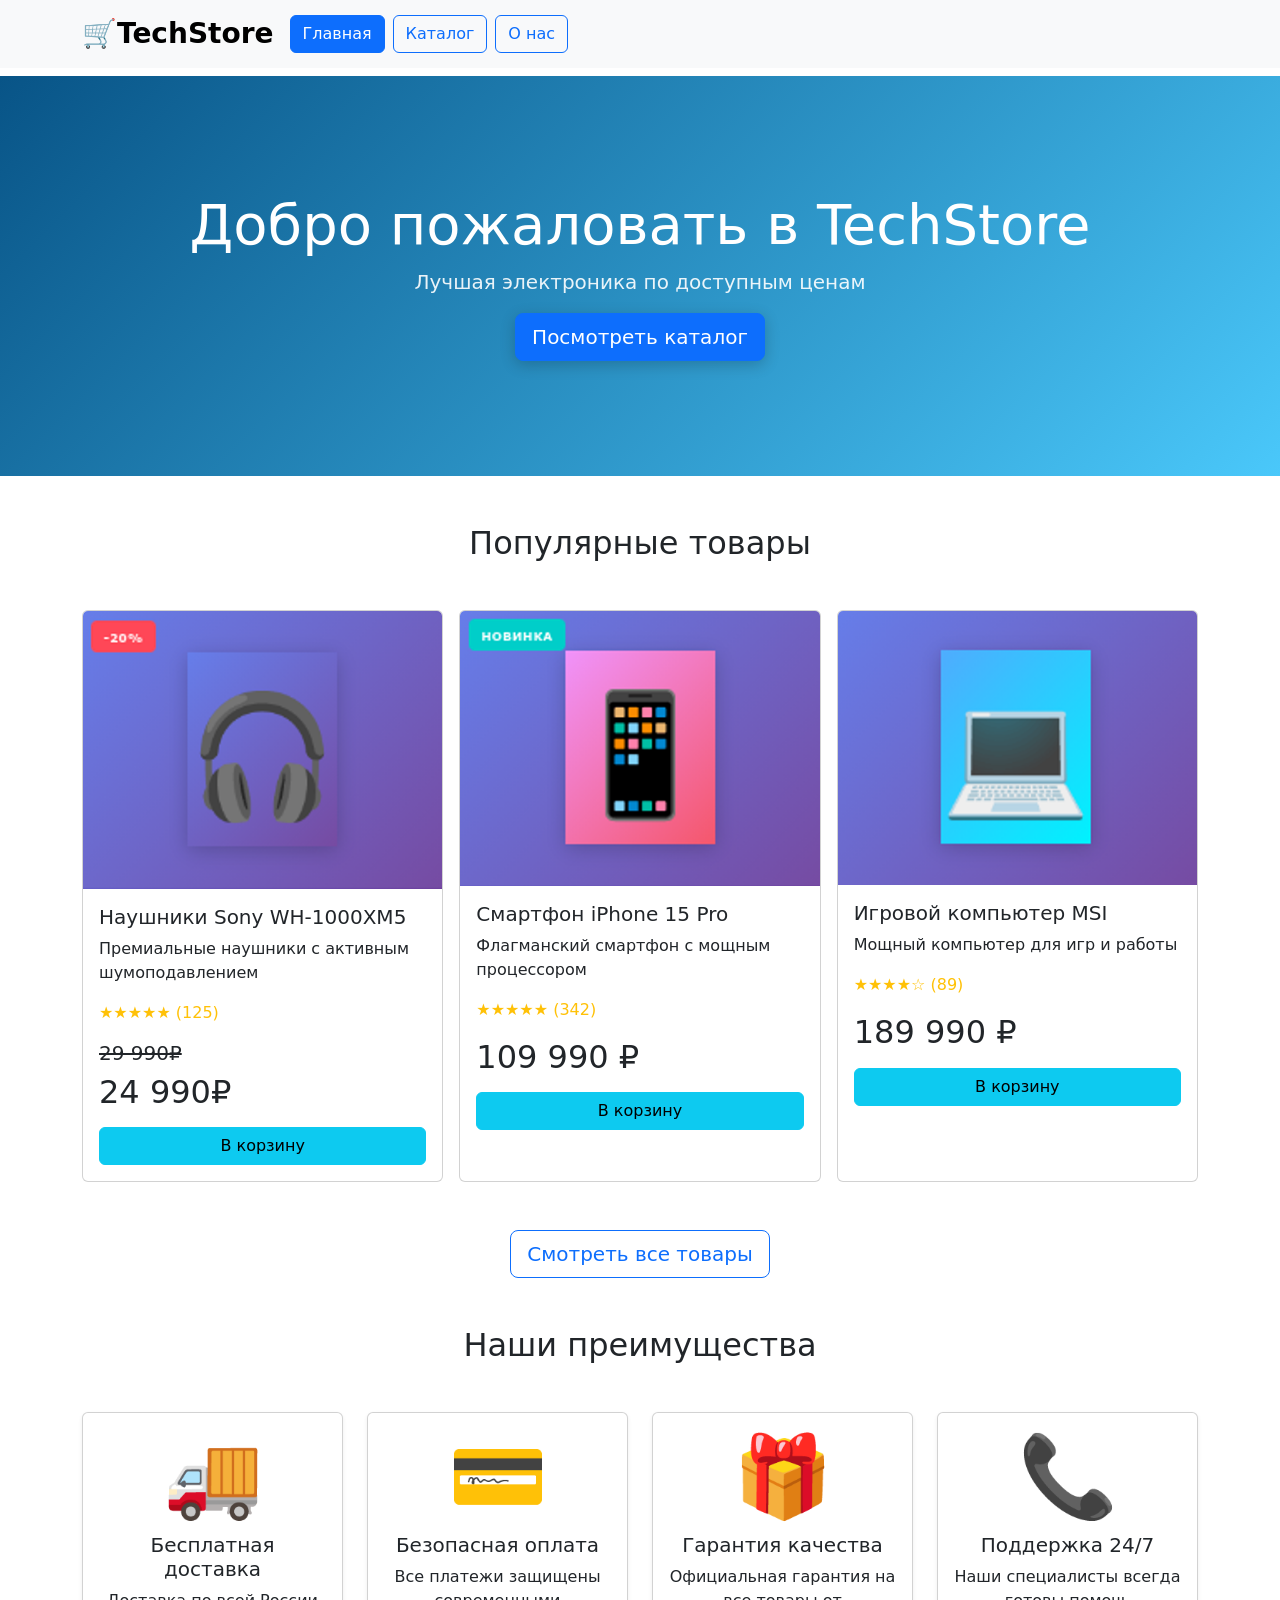
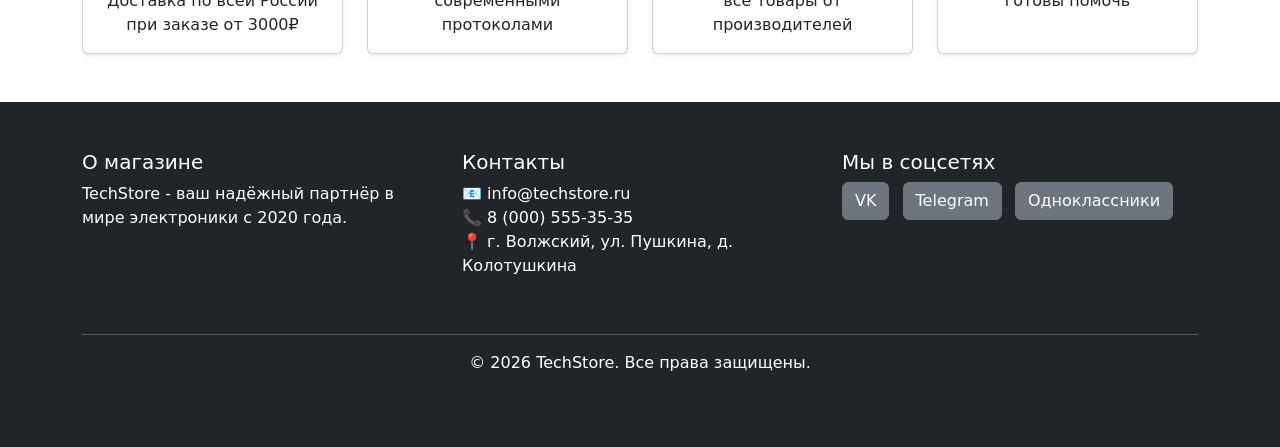
<file: index.html>
<!doctype html>
<html lang="ru">
<head>
    <meta charset="UTF-8"/>
    <meta name="viewport" content="width=device-width, initial-scale=1.0"/>
    <title>Lab 14-16 - Chaykalak</title>
    
    <link
        href="https://cdn.jsdelivr.net/npm/bootstrap@5.3.8/dist/css/bootstrap.min.css"
        rel="stylesheet"
        integrity="sha384-sRIl4kxILFvY47J16cr9ZwB07vP4J8+LH7qKQnuqkuIAvNWLzeN8tE5YBujZqJLB"
        crossorigin="anonymous"
    />
    
    <link rel="stylesheet" href="style.css"/>
</head>
<body>

<!-- Навигационная панель -->
<nav class="navbar navbar-expand-lg navbar-light bg-light fixed-top">
    <div class="container">
        <a class="navbar-brand fs-3 fw-bold" href="index.html">🛒TechStore</a>
        
        <button class="navbar-toggler" type="button" data-bs-toggle="collapse" data-bs-target="#navbarNav">
            <span class="navbar-toggler-icon"></span>
        </button>
        
        <div class="collapse navbar-collapse" id="navbarNav">
            <ul class="navbar-nav">
                <li class="nav-item">
                    <a class="btn btn-primary me-2" href="index.html" role="button">Главная</a>
                </li>
                <li class="nav-item">
                    <a class="btn btn-outline-primary me-2" href="catalog.html" role="button">Каталог</a>
                </li>
                <li class="nav-item">
                    <a class="btn btn-outline-primary" href="about.html" role="button">О нас</a>
                </li>
            </ul>
        </div>
    </div>
</nav>

<!-- Отступ для фиксированной шапки -->
<div style="height: 76px;"></div>

<!-- Hero секция -->
<div class="container-fluid py-5" id="home">
    <div class="container text-center">
        <h1 class="display-4">Добро пожаловать в TechStore</h1>
        <p class="lead">Лучшая электроника по доступным ценам</p>
        <a href="catalog.html" class="btn btn-primary btn-lg">Посмотреть каталог</a>
    </div>
</div>

<!-- Секция с популярными товарами -->
<div class="container my-5">
    <h2 class="text-center mb-5">Популярные товары</h2>
    <div class="row g-3">
        <!-- Товар 1: Наушники -->
        <div class="col-md-6 col-lg-4">
            <div class="card h-100">
                <img src="img/products/наушники.png" class="card-img-top" alt="Наушники Sony"/>
                <div class="card-body">
                    <h5 class="card-title">Наушники Sony WH-1000XM5</h5>
                    <p class="card-text">Премиальные наушники с активным шумоподавлением</p>
                    <p class="text-warning">★★★★★ (125)</p>
                    <h5><s>29 990₽</s></h5>
                    <h2>24 990₽</h2>
                    <div class="d-grid gap-2 mt-3">
                        <button type="button" class="btn btn-info">В корзину</button>
                    </div>
                </div>
            </div>
        </div>
        
        <!-- Товар 2: Телефон -->
        <div class="col-md-6 col-lg-4">
            <div class="card h-100">
                <img src="img/products/телефон.png" class="card-img-top" alt="Смартфон"/>
                <div class="card-body">
                    <h5 class="card-title">Смартфон iPhone 15 Pro</h5>
                    <p class="card-text">Флагманский смартфон с мощным процессором</p>
                    <p class="text-warning">★★★★★ (342)</p>
                    <h2>109 990 ₽</h2>
                    <div class="d-grid gap-2 mt-3">
                        <button type="button" class="btn btn-info">В корзину</button>
                    </div>
                </div>
            </div>
        </div>
        
        <!-- Товар 3: Компьютер -->
        <div class="col-md-6 col-lg-4">
            <div class="card h-100">
                <img src="img/products/комп.png" class="card-img-top" alt="Игровой компьютер"/>
                <div class="card-body">
                    <h5 class="card-title">Игровой компьютер MSI</h5>
                    <p class="card-text">Мощный компьютер для игр и работы</p>
                    <p class="text-warning">★★★★☆ (89)</p>
                    <h2>189 990 ₽</h2>
                    <div class="d-grid gap-2 mt-3">
                        <button type="button" class="btn btn-info">В корзину</button>
                    </div>
                </div>
            </div>
        </div>
    </div>
</div>

<!-- Кнопка "Смотреть все товары" -->
<div class="text-center mb-5">
    <a href="catalog.html" class="btn btn-outline-primary btn-lg">Смотреть все товары</a>
</div>

<!-- Секция с карточками преимуществ -->
<div class="container my-5">
    <h2 class="text-center mb-5">Наши преимущества</h2>
    <div class="row g-4">
        <div class="col-12 col-md-6 col-lg-3">
            <div class="card h-100 shadow-sm">
                <div class="card-body text-center">
                    <h1 class="display-1">🚚</h1>
                    <h5 class="card-title">Бесплатная доставка</h5>
                    <p class="card-text">Доставка по всей России при заказе от 3000₽</p>
                </div>
            </div>
        </div>
        
        <div class="col-12 col-md-6 col-lg-3">
            <div class="card h-100 shadow-sm">
                <div class="card-body text-center">
                    <h1 class="display-1">💳</h1>
                    <h5 class="card-title">Безопасная оплата</h5>
                    <p class="card-text">Все платежи защищены современными протоколами</p>
                </div>
            </div>
        </div>
        
        <div class="col-12 col-md-6 col-lg-3">
            <div class="card h-100 shadow-sm">
                <div class="card-body text-center">
                    <h1 class="display-1">🎁</h1>
                    <h5 class="card-title">Гарантия качества</h5>
                    <p class="card-text">Официальная гарантия на все товары от производителей</p>
                </div>
            </div>
        </div>
        
        <div class="col-12 col-md-6 col-lg-3">
            <div class="card h-100 shadow-sm">
                <div class="card-body text-center">
                    <h1 class="display-1">📞</h1>
                    <h5 class="card-title">Поддержка 24/7</h5>
                    <p class="card-text">Наши специалисты всегда готовы помочь</p>
                </div>
            </div>
        </div>
    </div>
</div>

<!-- Футер -->
<footer class="bg-dark text-white py-5 mt-5">
    <div class="container">
        <div class="row">
            <div class="col-md-4 mb-4">
                <h5>О магазине</h5>
                <p>TechStore - ваш надёжный партнёр в мире электроники с 2020 года.</p>
            </div>
            <div class="col-md-4 mb-4">
                <h5>Контакты</h5>
                <ul class="list-unstyled">
                    <li>📧 info@techstore.ru</li>
                    <li>📞 8 (000) 555-35-35</li>
                    <li>📍 г. Волжский, ул. Пушкина, д. Колотушкина</li>
                </ul>
            </div>
            <div class="col-md-4 mb-4">
                <h5>Мы в соцсетях</h5>
                <button type="button" class="btn btn-secondary me-2">VK</button>
                <button type="button" class="btn btn-secondary me-2">Telegram</button>
                <button type="button" class="btn btn-secondary">Одноклассники</button>
            </div>
        </div>
        <hr class="bg-secondary"/>
        <div class="text-center mt-3">
            <p class="mb-0">&copy; 2026 TechStore. Все права защищены.</p>
            <p class="mb-0 text-muted">Создано с помощью Bootstrap 5</p>
        </div>
    </div>
</footer>

<script
    src="https://cdn.jsdelivr.net/npm/bootstrap@5.3.8/dist/js/bootstrap.bundle.min.js"
    integrity="sha384-sRIl4kxILFvY47J16cr9ZwB07vP4J8+LH7qKQnuqkuIAvNWLzeN8tE5YBujZqJLB"
    crossorigin="anonymous">
</script>
</body>

</html>
</file>
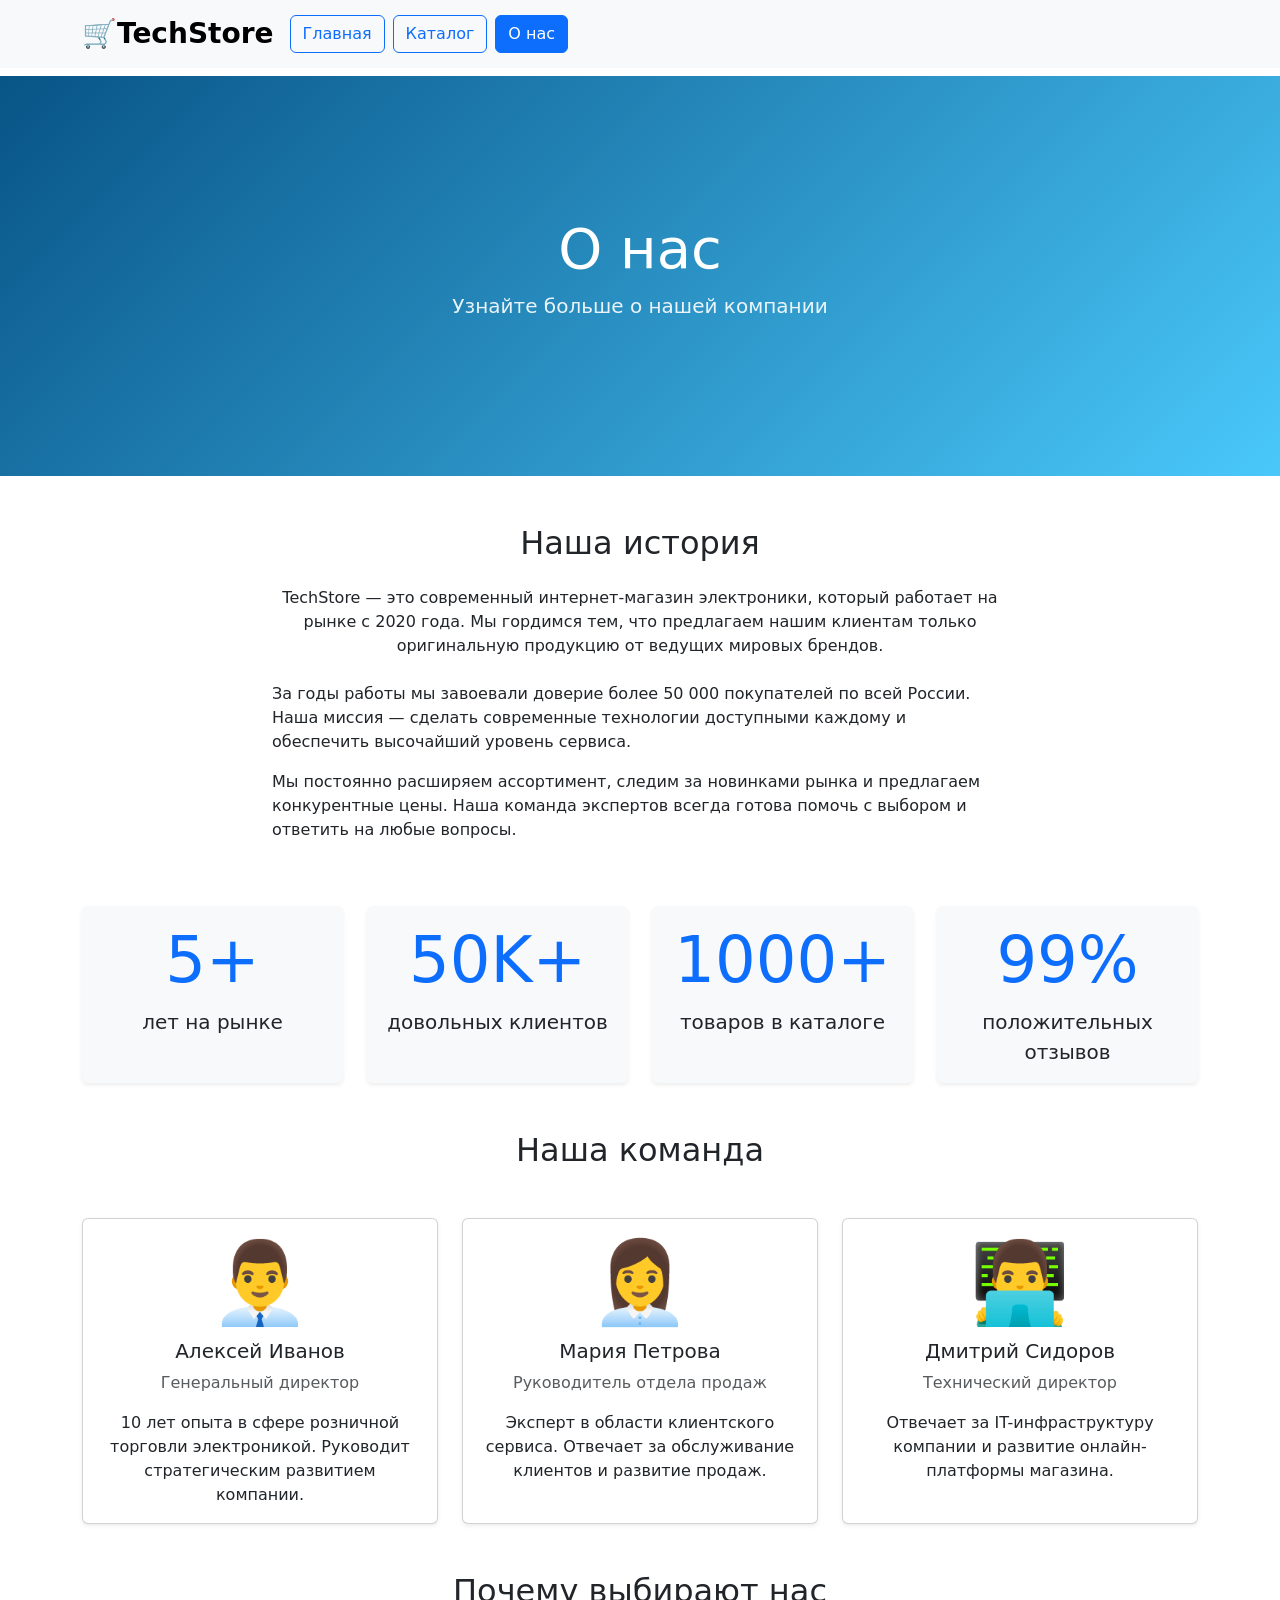
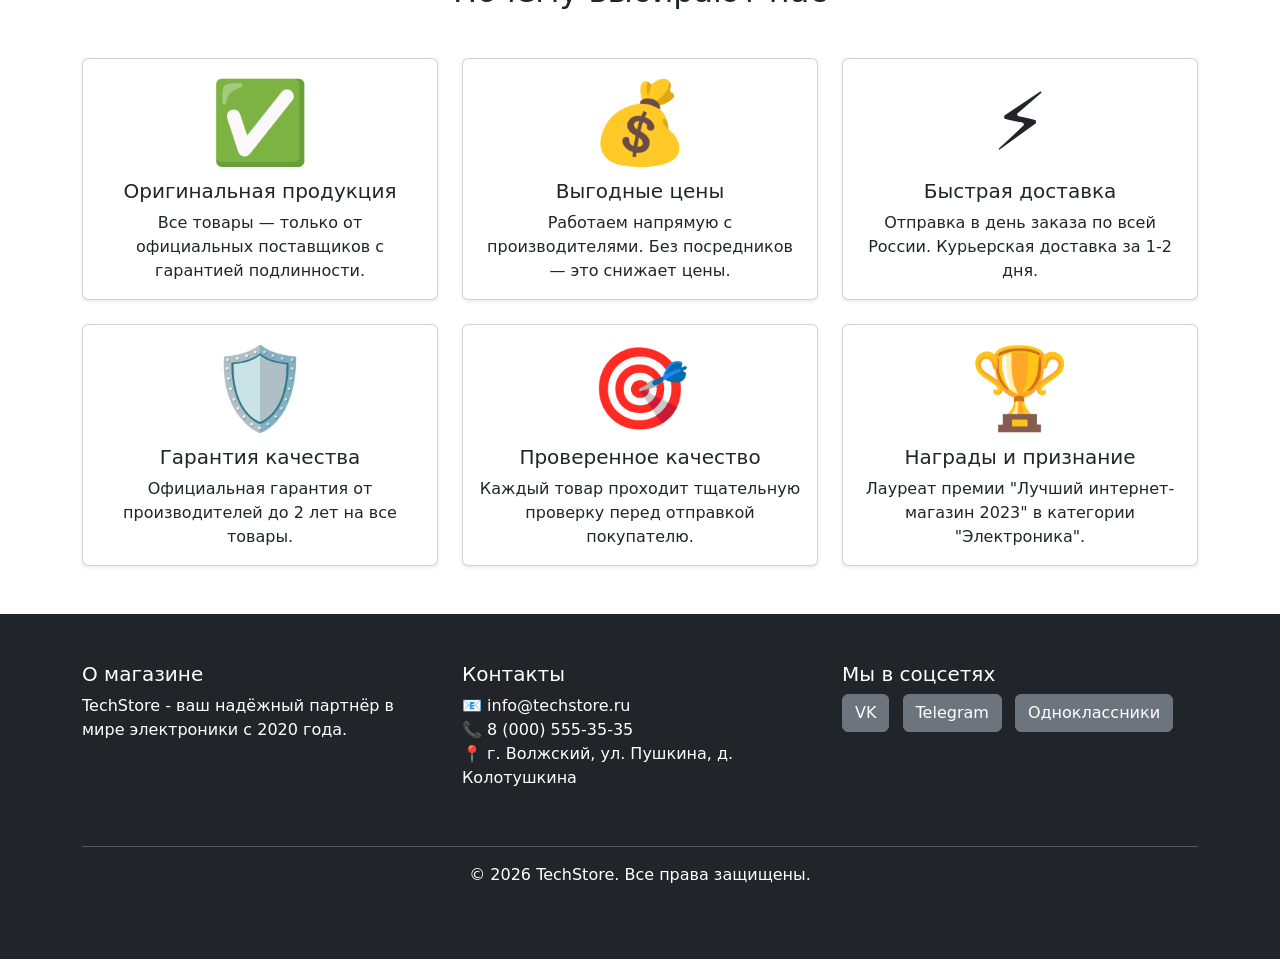
<file: about.html>
<!doctype html>
<html lang="ru">

<head>
    <meta charset="UTF-8" />
    <meta name="viewport" content="width=device-width, initial-scale=1.0" />
    <title>Lab 14-16 - Chaykalak</title>

    <link href="https://cdn.jsdelivr.net/npm/bootstrap@5.3.8/dist/css/bootstrap.min.css" rel="stylesheet"
        integrity="sha384-sRIl4kxILFvY47J16cr9ZwB07vP4J8+LH7qKQnuqkuIAvNWLzeN8tE5YBujZqJLB" crossorigin="anonymous" />

    <link rel="stylesheet" href="style.css" />
</head>

<body>

    <!-- Навигационная панель -->
    <nav class="navbar navbar-expand-lg navbar-light bg-light fixed-top">
        <div class="container">
            <a class="navbar-brand fs-3 fw-bold" href="index.html">🛒TechStore</a>
            
            <button class="navbar-toggler" type="button" data-bs-toggle="collapse" data-bs-target="#navbarNav">
                <span class="navbar-toggler-icon"></span>
            </button>
            
            <div class="collapse navbar-collapse" id="navbarNav">
                <ul class="navbar-nav">
                    <li class="nav-item">
                        <a class="btn btn-outline-primary me-2" href="index.html" role="button">Главная</a>
                    </li>
                    <li class="nav-item">
                        <a class="btn btn-outline-primary me-2" href="catalog.html" role="button">Каталог</a>
                    </li>
                    <li class="nav-item">
                        <a class="btn btn-primary" href="about.html" role="button">О нас</a>
                    </li>
                </ul>
            </div>
        </div>
    </nav>

    <!-- Отступ для фиксированной шапки -->
    <div style="height: 76px;"></div>

    <!-- Hero секция -->
    <div class="container-fluid py-5" id="home">
        <div class="container text-center">
            <h1 class="display-4">О нас</h1>
            <p class="lead">Узнайте больше о нашей компании</p>
        </div>
    </div>

    <!-- Секция "О магазине" -->
    <div class="container my-5">
        <div class="row">
            <div class="col-lg-8 mx-auto">
                <h2 class="text-center mb-4">Наша история</h2>
                <p class="text-center mb-4">TechStore — это современный интернет-магазин электроники, который работает на рынке с 2020 года. Мы гордимся тем, что предлагаем нашим клиентам только оригинальную продукцию от ведущих мировых брендов.</p>
                <p>За годы работы мы завоевали доверие более 50 000 покупателей по всей России. Наша миссия — сделать современные технологии доступными каждому и обеспечить высочайший уровень сервиса.</p>
                <p>Мы постоянно расширяем ассортимент, следим за новинками рынка и предлагаем конкурентные цены. Наша команда экспертов всегда готова помочь с выбором и ответить на любые вопросы.</p>
            </div>
        </div>
    </div>

    <!-- Секция с достижениями (цифры) -->
    <div class="container my-5">
        <div class="row text-center g-4">
            <div class="col-6 col-md-3">
                <div class="card h-100 shadow-sm border-0 bg-light">
                    <div class="card-body">
                        <h1 class="display-3 text-primary">5+</h1>
                        <p class="lead mb-0">лет на рынке</p>
                    </div>
                </div>
            </div>
            <div class="col-6 col-md-3">
                <div class="card h-100 shadow-sm border-0 bg-light">
                    <div class="card-body">
                        <h1 class="display-3 text-primary">50K+</h1>
                        <p class="lead mb-0">довольных клиентов</p>
                    </div>
                </div>
            </div>
            <div class="col-6 col-md-3">
                <div class="card h-100 shadow-sm border-0 bg-light">
                    <div class="card-body">
                        <h1 class="display-3 text-primary">1000+</h1>
                        <p class="lead mb-0">товаров в каталоге</p>
                    </div>
                </div>
            </div>
            <div class="col-6 col-md-3">
                <div class="card h-100 shadow-sm border-0 bg-light">
                    <div class="card-body">
                        <h1 class="display-3 text-primary">99%</h1>
                        <p class="lead mb-0">положительных отзывов</p>
                    </div>
                </div>
            </div>
        </div>
    </div>

    <!-- Секция "Наша команда" -->
    <div class="container my-5">
        <h2 class="text-center mb-5">Наша команда</h2>
        <div class="row g-4">
            <div class="col-md-4">
                <div class="card h-100 shadow-sm text-center">
                    <div class="card-body">
                        <h1 class="display-1">👨‍💼</h1>
                        <h5 class="card-title">Алексей Иванов</h5>
                        <p class="text-muted">Генеральный директор</p>
                        <p class="card-text">10 лет опыта в сфере розничной торговли электроникой. Руководит стратегическим развитием компании.</p>
                    </div>
                </div>
            </div>
            <div class="col-md-4">
                <div class="card h-100 shadow-sm text-center">
                    <div class="card-body">
                        <h1 class="display-1">👩‍💼</h1>
                        <h5 class="card-title">Мария Петрова</h5>
                        <p class="text-muted">Руководитель отдела продаж</p>
                        <p class="card-text">Эксперт в области клиентского сервиса. Отвечает за обслуживание клиентов и развитие продаж.</p>
                    </div>
                </div>
            </div>
            <div class="col-md-4">
                <div class="card h-100 shadow-sm text-center">
                    <div class="card-body">
                        <h1 class="display-1">👨‍💻</h1>
                        <h5 class="card-title">Дмитрий Сидоров</h5>
                        <p class="text-muted">Технический директор</p>
                        <p class="card-text">Отвечает за IT-инфраструктуру компании и развитие онлайн-платформы магазина.</p>
                    </div>
                </div>
            </div>
        </div>
    </div>

    <!-- Секция "Почему выбирают нас" -->
    <div class="container my-5">
        <h2 class="text-center mb-5">Почему выбирают нас</h2>
        <div class="row g-4">
            <div class="col-12 col-md-6 col-lg-4">
                <div class="card h-100 shadow-sm text-center">
                    <div class="card-body">
                        <h1 class="display-1">✅</h1>
                        <h5 class="card-title">Оригинальная продукция</h5>
                        <p class="card-text">Все товары — только от официальных поставщиков с гарантией подлинности.</p>
                    </div>
                </div>
            </div>
            <div class="col-12 col-md-6 col-lg-4">
                <div class="card h-100 shadow-sm text-center">
                    <div class="card-body">
                        <h1 class="display-1">💰</h1>
                        <h5 class="card-title">Выгодные цены</h5>
                        <p class="card-text">Работаем напрямую с производителями. Без посредников — это снижает цены.</p>
                    </div>
                </div>
            </div>
            <div class="col-12 col-md-6 col-lg-4">
                <div class="card h-100 shadow-sm text-center">
                    <div class="card-body">
                        <h1 class="display-1">⚡</h1>
                        <h5 class="card-title">Быстрая доставка</h5>
                        <p class="card-text">Отправка в день заказа по всей России. Курьерская доставка за 1-2 дня.</p>
                    </div>
                </div>
            </div>
            <div class="col-12 col-md-6 col-lg-4">
                <div class="card h-100 shadow-sm text-center">
                    <div class="card-body">
                        <h1 class="display-1">🛡️</h1>
                        <h5 class="card-title">Гарантия качества</h5>
                        <p class="card-text">Официальная гарантия от производителей до 2 лет на все товары.</p>
                    </div>
                </div>
            </div>
            <div class="col-12 col-md-6 col-lg-4">
                <div class="card h-100 shadow-sm text-center">
                    <div class="card-body">
                        <h1 class="display-1">🎯</h1>
                        <h5 class="card-title">Проверенное качество</h5>
                        <p class="card-text">Каждый товар проходит тщательную проверку перед отправкой покупателю.</p>
                    </div>
                </div>
            </div>
            <div class="col-12 col-md-6 col-lg-4">
                <div class="card h-100 shadow-sm text-center">
                    <div class="card-body">
                        <h1 class="display-1">🏆</h1>
                        <h5 class="card-title">Награды и признание</h5>
                        <p class="card-text">Лауреат премии "Лучший интернет-магазин 2023" в категории "Электроника".</p>
                    </div>
                </div>
            </div>
        </div>
    </div>

    <!-- Футер -->
    <footer class="bg-dark text-white py-5 mt-5">
        <div class="container">
            <div class="row">
                <div class="col-md-4 mb-4">
                    <h5>О магазине</h5>
                    <p>TechStore - ваш надёжный партнёр в мире электроники с 2020 года.</p>
                </div>
                <div class="col-md-4 mb-4">
                    <h5>Контакты</h5>
                    <ul class="list-unstyled">
                        <li>📧 info@techstore.ru</li>
                        <li>📞 8 (000) 555-35-35</li>
                        <li>📍 г. Волжский, ул. Пушкина, д. Колотушкина</li>
                    </ul>
                </div>
                <div class="col-md-4 mb-4">
                    <h5>Мы в соцсетях</h5>
                    <button type="button" class="btn btn-secondary me-2">VK</button>
                    <button type="button" class="btn btn-secondary me-2">Telegram</button>
                    <button type="button" class="btn btn-secondary">Одноклассники</button>
                </div>
            </div>
            <hr class="bg-secondary" />
            <div class="text-center mt-3">
                <p class="mb-0">&copy; 2026 TechStore. Все права защищены.</p>
                <p class="mb-0 text-muted">Создано с помощью Bootstrap 5</p>
            </div>
        </div>
    </footer>

    <script src="https://cdn.jsdelivr.net/npm/bootstrap@5.3.8/dist/js/bootstrap.bundle.min.js"></script>
</body>

</html>
</file>
<file: style.css>
#home {
  background: linear-gradient(135deg, #085487 0%, #4ac8fa 100%);
  color: white;
  min-height: 400px;
  display: flex;
  align-items: center;
}
#home h1 {
  color: white;
}
#home .lead {
  color: rgba(255, 255, 255, 0.9);
}
#home .btn {
  box-shadow: 0 4px 15px rgba(0, 0, 0, 0.2);
  transition: transform 0.3s ease;
}
#home .btn:hover {
  transform: translateY(-3px);
  box-shadow: 0 6px 20px rgba(0, 0, 0, 0.3);
}
.hero-about {
    background-color: #f8f9fa;
    min-height: auto;
}
</file>
